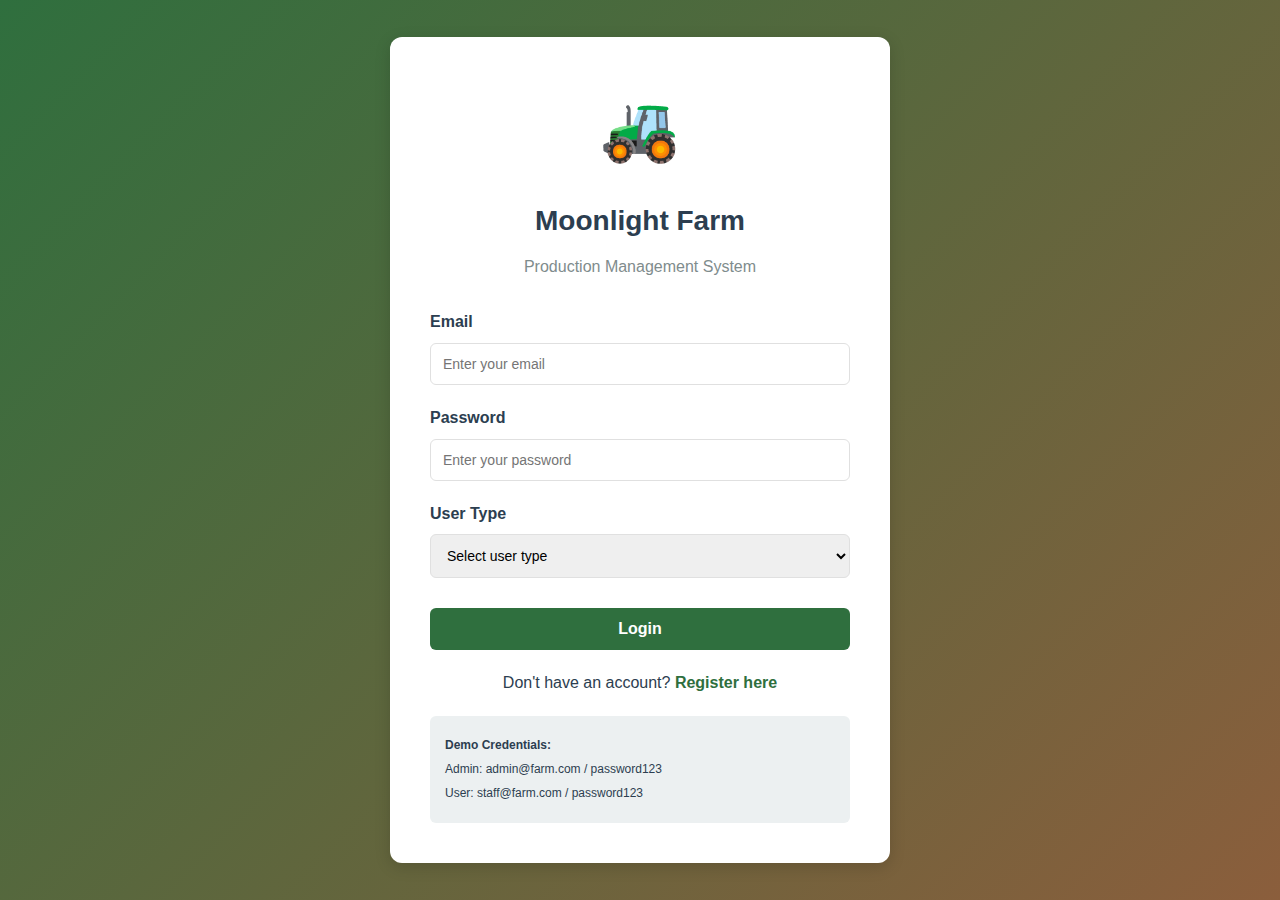
<file: public/index.html>
<!DOCTYPE html>
<html lang="en">
<head>
    <meta charset="UTF-8">
    <meta name="viewport" content="width=device-width, initial-scale=1.0">
    <title>Farm Production Management System</title>
    <link rel="stylesheet" href="css/style.css">
</head>
<body>
    <!-- Login Page -->
    <div id="loginPage" class="login-container">
        <div class="login-box">
            <div class="login-logo">
                <span class="farm-icon">🚜</span>
            </div>
            <h1>Moonlight Farm</h1>
            <p class="login-subtitle">Production Management System</p>
            
            <form id="loginForm" class="login-form">
                <div class="form-group">
                    <label for="email">Email</label>
                    <input type="email" id="email" name="email" placeholder="Enter your email" required>
                </div>
                
                <div class="form-group">
                    <label for="password">Password</label>
                    <input type="password" id="password" name="password" placeholder="Enter your password" required>
                </div>
                
                <div class="form-group">
                    <label for="userType">User Type</label>
                    <select id="userType" name="userType" required>
                        <option value="">Select user type</option>
                        <option value="admin">Administrator</option>
                        <option value="user">Farm Staff</option>
                    </select>
                </div>
                
                <button type="submit" class="btn-primary btn-login">Login</button>
            </form>

            <p class="register-link">Don't have an account? <a href="register.html">Register here</a></p>

            <div class="login-demo">
                <p><strong>Demo Credentials:</strong></p>
                <p>Admin: admin@farm.com / password123</p>
                <p>User: staff@farm.com / password123</p>
            </div>
        </div>
    </div>

    <script src="js/login.js"></script>
</body>
</html>
</file>
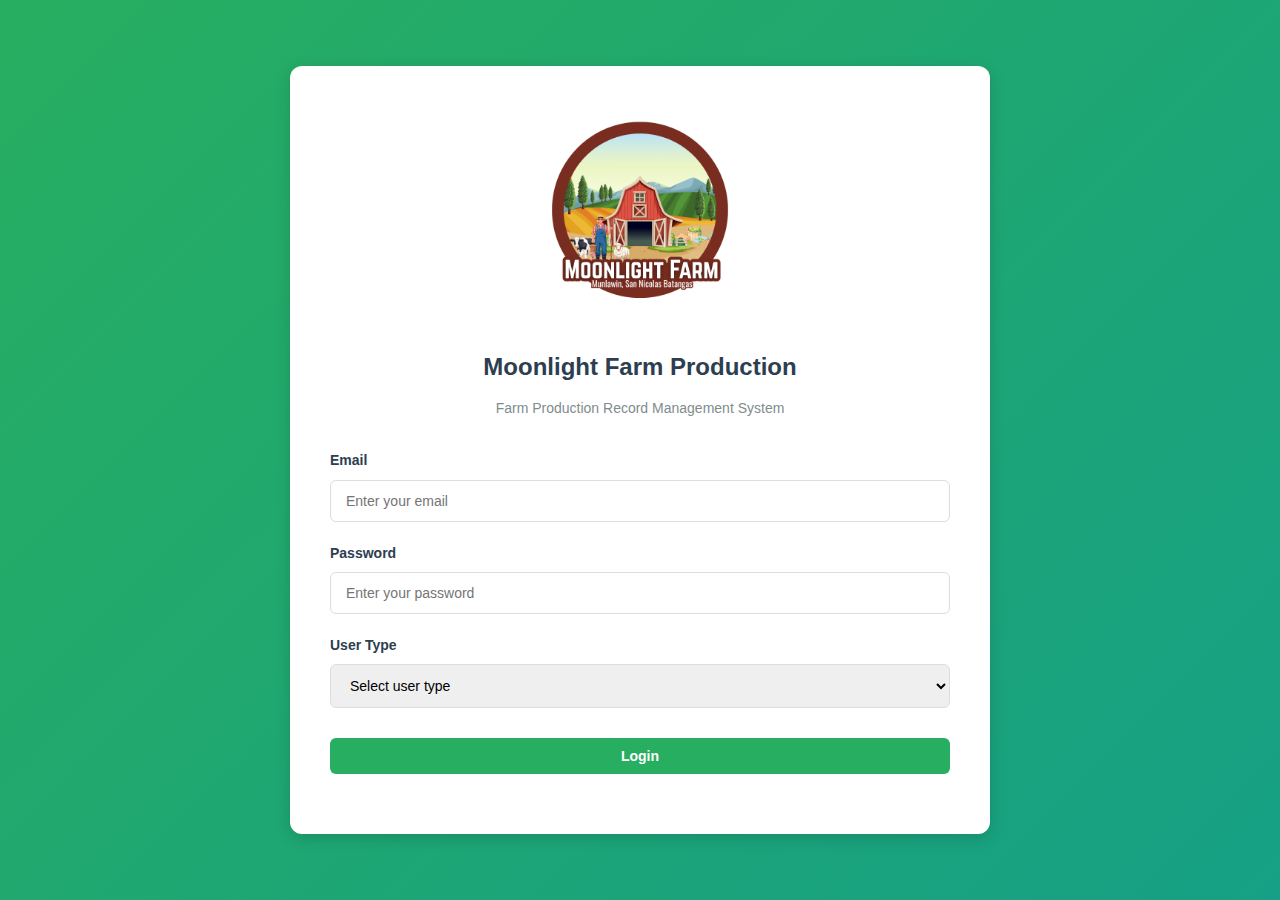
<file: farm production system/farm.html>
<!DOCTYPE html>
<html lang="en">
<head>
    <meta charset="UTF-8">
    <meta name="viewport" content="width=device-width, initial-scale=1.0">
    <title>Farm Production Management System</title>
    <link rel="stylesheet" href="design.css">
</head>
<body>
    <!-- Login Page -->
    <div id="loginPage" class="login-container">
        <div class="login-box">
            <div class="login-logo">
                <img src="image/farm.png" alt="Farm Logo" width="350">
            </div>
            <h1>Moonlight Farm Production</h1>
            <p class="login-subtitle">Farm Production Record Management System</p>
            
            <form id="loginForm" class="login-form">
                <div class="form-group">
                    <label for="email">Email</label>
                    <input type="email" id="email" placeholder="Enter your email" required>
                </div>
                
                <div class="form-group">
                    <label for="password">Password</label>
                    <input type="password" id="password" placeholder="Enter your password" required>
                </div>
                
                <div class="form-group">
                    <label for="userType">User Type</label>
                    <select id="userType" required>
                        <option value="">Select user type</option>
                        <option value="admin">Administrator</option>
                        <option value="user">Farm Staff</option>
                    </select>
                </div>
                
                <button type="submit" class="btn-primary btn-login">Login</button>
            </form>
        
        </div>
    </div>

    <!-- Main Dashboard (Hidden initially) -->
    <div id="dashboardPage" class="dashboard-wrapper" style="display: none;">
        <!-- Sidebar Navigation -->
        <aside class="sidebar">
            <div class="sidebar-header">
                <div class="logo">
                    <img src="image/farm.png" alt="Farm Logo" width="130">
                </div>
                <button class="menu-toggle" id="menuToggle">☰</button>
            </div>
            <nav class="sidebar-nav" id="sidebarNav">
                <!-- Navigation items populated by JavaScript -->
            </nav>
            <div class="sidebar-footer">
                <div class="user-profile">
                    <div class="avatar" id="userAvatar">JD</div>
                    <div class="user-info">
                        <p class="username" id="userName">User Name</p>
                        <p class="role" id="userRole">User Role</p>
                    </div>
                </div>
                <button class="btn-logout" id="logoutBtn">Logout</button>
            </div>
        </aside>

        <!-- Main Content -->
        <main class="main-content">
            <!-- Header -->
            <header class="top-header">
                <div class="header-left">
                    <h1 id="pageTitle">Dashboard</h1>
                    <p id="pageSubtitle">Welcome back to your farm</p>
                </div>
                <div class="header-right">
                    <button class="btn-secondary">Settings</button>
                    <button class="btn-secondary">Help</button>
                </div>
            </header>

            <!-- Content Section -->
            <section class="content">
                <!-- Dashboard Section -->
                <div id="dashboard" class="section active">
                    <div class="stats-grid">
                        <div class="stat-card">
                            <div class="stat-icon">🐄</div>
                            <div class="stat-content">
                                <h3>Total Livestock</h3>
                                <p class="stat-number">2,450</p>
                                <p class="stat-change">↑ 12 this month</p>
                            </div>
                        </div>
                        <div class="stat-card">
                            <div class="stat-icon">🥛</div>
                            <div class="stat-content">
                                <h3>Daily Production</h3>
                                <p class="stat-number">12,850L</p>
                                <p class="stat-change">↑ 5.2% this week</p>
                            </div>
                        </div>
                        <div class="stat-card">
                            <div class="stat-icon">🌽</div>
                            <div class="stat-content">
                                <h3>Feed Inventory</h3>
                                <p class="stat-number">8,420 kg</p>
                                <p class="stat-change">⚠️ Reorder soon</p>
                            </div>
                        </div>
                        <div class="stat-card">
                            <div class="stat-icon">💚</div>
                            <div class="stat-content">
                                <h3>Healthy Animals</h3>
                                <p class="stat-number">2,380</p>
                                <p class="stat-change">97.1% healthy</p>
                            </div>
                        </div>
                    </div>

                    <div class="dashboard-grid">
                        <div class="card">
                            <h2>Recent Activities</h2>
                            <div class="activity-list" id="activityList">
                                <!-- Activities populated by JavaScript -->
                            </div>
                        </div>
                    </div>
                </div>

                <!-- Livestock Section -->
                <div id="livestock" class="section">
                    <div class="section-header">
                        <div>
                            <h2>Livestock Management</h2>
                            <p>View and manage all animals in your farm</p>
                        </div>
                        <button class="btn-primary" id="addAnimalBtn" style="display: none;">+ Add Animal</button>
                    </div>
                    <div class="card">
                        <table class="data-table">
                            <thead>
                                <tr>
                                    <th>ID</th>
                                    <th>Name</th>
                                    <th>Type</th>
                                    <th>Breed</th>
                                    <th>Age</th>
                                    <th>Status</th>
                                    <th>Action</th>
                                </tr>
                            </thead>
                            <tbody id="livestockTable">
                                <!-- Data populated by JavaScript -->
                            </tbody>
                        </table>
                    </div>
                </div>

                <!-- Feed Section -->
                <div id="feed" class="section">
                    <div class="section-header">
                        <div>
                            <h2>Feed & Nutrition Management</h2>
                            <p>Manage feed inventory and allocation</p>
                        </div>
                        <div class="button-group">
                            <button class="btn-primary" id="addFeedBtn" style="display: none;">+ Add Feed</button>
                            <button class="btn-primary" onclick="farmSystem.printTable('feedInventoryTable', 'Feed Inventory Report')">🖨️ Print</button>
                        </div>
                    </div>
                    <div class="grid-2">
                        <div class="card">
                            <h3>Feed Inventory</h3>
                            <div class="feed-list" id="feedList">
                                <!-- Feed items populated by JavaScript -->
                            </div>
                        </div>
                        <div class="card">
                            <h3>Daily Feed Allocation</h3>
                            <div class="allocation-chart" id="allocationChart">
                                <!-- Allocation populated by JavaScript -->
                            </div>
                        </div>
                    </div>
                </div>

                <!-- Production Section -->
                <div id="production" class="section">
                    <div class="section-header">
                        <div>
                            <h2 id="productionTitle">Production Records</h2>
                            <p id="productionSubtitle">Track all farm production</p>
                        </div>
                        <div class="button-group">
                            <button class="btn-primary" id="addProductionBtn" style="display: none;">+ Add Record</button>
                            <button class="btn-primary" onclick="farmSystem.printTable('productionRecordsTable', 'Production Records Report')">🖨️ Print</button>
                        </div>
                    </div>
                    <div class="card" id="productionStatsCard">
                        <div class="production-stats" id="productionStats">
                            <!-- Production data populated by JavaScript -->
                        </div>
                    </div>
                </div>

                <!-- Health Section -->
                <div id="health" class="section">
                    <div class="section-header">
                        <div>
                            <h2>Health & Veterinary</h2>
                            <p>Manage animal health and medical records</p>
                        </div>
                        <div class="button-group">
                            <button class="btn-primary" id="addHealthBtn" style="display: none;">+ Add Record</button>
                            <button class="btn-primary" onclick="farmSystem.printTable('healthTable', 'Health Records Report')">🖨️ Print</button>
                        </div>
                    </div>
                    <div class="grid-2">
                        <div class="card">
                            <h3>Vaccination Schedule</h3>
                            <div class="schedule-list" id="scheduleList">
                                <!-- Schedule populated by JavaScript -->
                            </div>
                        </div>
                        <div class="card">
                            <h3>Health Alerts</h3>
                            <div class="alert-list" id="alertList">
                                <!-- Alerts populated by JavaScript -->
                            </div>
                        </div>
                    </div>
                </div>

                <!-- Finance Section -->
                <div id="finance" class="section">
                    <h2>Financial Management</h2>
                    <div class="finance-summary" id="financeSummary">
                        <!-- Finance data populated by JavaScript -->
                    </div>
                    <div class="card">
                        <h3>Revenue Breakdown</h3>
                        <div class="button-group" style="margin-bottom: 15px;">
                            <button class="btn-primary" onclick="farmSystem.printTable('financeTable', 'Financial Report')">🖨️ Print</button>
                        </div>
                        <div class="revenue-items" id="revenueItems">
                            <!-- Revenue populated by JavaScript -->
                        </div>
                    </div>
                </div>

                <!-- Inventory Section -->
                <div id="inventory" class="section">
                    <!-- Populated by JavaScript -->
                </div>

                <!-- Reports Section -->
                <div id="reports" class="section">
                    <!-- Populated by JavaScript -->
                </div>

                <!-- User Profile Section (for staff users) -->
                <div id="profile" class="section">
                    <h2>My Profile</h2>
                    <div class="card">
                        <div class="profile-form" id="profileForm">
                            <!-- Profile form populated by JavaScript -->
                        </div>
                    </div>
                </div>

                <!-- User Management Section (for admin only) -->
                <div id="users" class="section">
                    <!-- Populated by JavaScript -->
                </div>

                <!-- Settings Section (for admin only) -->
                <div id="settings" class="section">
                    <h2>System Settings</h2>
                    <div class="card">
                        <h3>General Settings</h3>
                        <div class="form-group">
                            <label>Farm Name</label>
                            <input type="text" value="My Farm" placeholder="Enter farm name">
                        </div>
                        <div class="form-group">
                            <label>Location</label>
                            <input type="text" value="United States" placeholder="Enter farm location">
                        </div>
                        <button class="btn-primary">Save Settings</button>
                    </div>
                </div>
            </section>
        </main>
    </div>

    <!-- Modal dialogs for adding records to each category -->
    <!-- Add Livestock Modal -->
    <div id="addLivestockModal" class="modal">
        <div class="modal-content">
            <div class="modal-header">
                <h3>Add New Animal</h3>
                <button type="button" class="modal-close" onclick="farmSystem.closeModal('addLivestockModal')">&times;</button>
            </div>
            <form id="addLivestockForm" class="modal-form">
                <div class="form-group">
                    <label for="livestockName">Animal Name</label>
                    <input type="text" id="livestockName" placeholder="e.g., Bessie" required>
                </div>
                <div class="form-group">
                    <label for="livestockType">Type</label>
                    <select id="livestockType" required>
                        <option value="">Select type</option>
                        <option value="Cattle">Cattle</option>
                        <option value="Sheep">Sheep</option>
                        <option value="Goat">Goat</option>
                        <option value="Pig">Pig</option>
                        <option value="Poultry">Poultry</option>
                    </select>
                </div>
                <div class="form-group">
                    <label for="livestockBreed">Breed</label>
                    <input type="text" id="livestockBreed" placeholder="e.g., Holstein" required>
                </div>
                <div class="form-group">
                    <label for="livestockAge">Age</label>
                    <input type="text" id="livestockAge" placeholder="e.g., 3 years" required>
                </div>
                <div class="form-group">
                    <label for="livestockStatus">Status</label>
                    <select id="livestockStatus" required>
                        <option value="Healthy">Healthy</option>
                        <option value="Monitoring">Monitoring</option>
                        <option value="Under Treatment">Under Treatment</option>
                    </select>
                </div>
                <div class="modal-footer">
                    <button type="button" class="btn-secondary" onclick="farmSystem.closeModal('addLivestockModal')">Cancel</button>
                    <button type="submit" class="btn-primary">Add Animal</button>
                </div>
            </form>
        </div>
    </div>

    <!-- Add Feed Modal -->
    <div id="addFeedModal" class="modal">
        <div class="modal-content">
            <div class="modal-header">
                <h3>Add Feed Inventory</h3>
                <button type="button" class="modal-close" onclick="farmSystem.closeModal('addFeedModal')">&times;</button>
            </div>
            <form id="addFeedForm" class="modal-form">
                <div class="form-group">
                    <label for="feedName">Feed Name</label>
                    <input type="text" id="feedName" placeholder="e.g., Corn Silage" required>
                </div>
                <div class="form-group">
                    <label for="feedAmount">Amount</label>
                    <input type="number" id="feedAmount" placeholder="e.g., 5000" required>
                </div>
                <div class="form-group">
                    <label for="feedUnit">Unit</label>
                    <select id="feedUnit" required>
                        <option value="kg">kg</option>
                        <option value="lb">lb</option>
                        <option value="tons">tons</option>
                    </select>
                </div>
                <div class="form-group">
                    <label for="feedMinStock">Minimum Stock Level</label>
                    <input type="number" id="feedMinStock" placeholder="e.g., 1000" required>
                </div>
                <div class="modal-footer">
                    <button type="button" class="btn-secondary" onclick="farmSystem.closeModal('addFeedModal')">Cancel</button>
                    <button type="submit" class="btn-primary">Add Feed</button>
                </div>
            </form>
        </div>
    </div>

    <!-- Add Production Record Modal -->
    <div id="addProductionModal" class="modal">
        <div class="modal-content">
            <div class="modal-header">
                <h3>Add Production Record</h3>
                <button type="button" class="modal-close" onclick="farmSystem.closeModal('addProductionModal')">&times;</button>
            </div>
            <form id="addProductionForm" class="modal-form">
                <div class="form-group">
                    <label for="productionDate">Date</label>
                    <input type="date" id="productionDate" min="" required>
                </div>
                <div class="form-group">
                    <label for="productionType">Production Type</label>
                    <select id="productionType" required>
                        <option value="">Select type</option>
                        <option value="Milk">Milk</option>
                        <option value="Eggs">Eggs</option>
                        <option value="Meat">Meat</option>
                        <option value="Wool">Wool</option>
                        <option value="Dairy">Dairy</option>
                    </select>
                </div>
                <div class="form-group">
                    <label for="productionAmount">Amount</label>
                    <input type="number" id="productionAmount" placeholder="e.g., 500" required>
                </div>
                <div class="form-group">
                    <label for="productionUnit">Unit</label>
                    <input type="text" id="productionUnit" placeholder="e.g., kg, L, units" required>
                </div>
                <div class="form-group">
                    <label for="productionHerd">Herd</label>
                    <select id="productionHerd" required>
                        <option value="Herd A">Herd A</option>
                        <option value="Herd B">Herd B</option>
                        <option value="Herd C">Herd C</option>
                    </select>
                </div>
                <div class="form-group">
                    <label for="productionNotes">Notes</label>
                    <textarea id="productionNotes" placeholder="Optional notes" rows="3"></textarea>
                </div>
                <div class="modal-footer">
                    <button type="button" class="btn-secondary" onclick="farmSystem.closeModal('addProductionModal')">Cancel</button>
                    <button type="submit" class="btn-primary">Add Record</button>
                </div>
            </form>
        </div>
    </div>

    <!-- Add Health Record Modal -->
    <div id="addHealthModal" class="modal">
        <div class="modal-content">
            <div class="modal-header">
                <h3>Add Health Record</h3>
                <button type="button" class="modal-close" onclick="farmSystem.closeModal('addHealthModal')">&times;</button>
            </div>
            <form id="addHealthForm" class="modal-form">
                <div class="form-group">
                    <label for="healthDate">Date</label>
                    <input type="date" id="healthDate" min="" required>
                </div>
                <div class="form-group">
                    <label for="healthAnimalId">Animal ID</label>
                    <input type="text" id="healthAnimalId" placeholder="e.g., #LV001" required>
                </div>
                <div class="form-group">
                    <label for="healthDisease">Disease/Condition</label>
                    <input type="text" id="healthDisease" placeholder="e.g., Healthy, Cough" required>
                </div>
                <div class="form-group">
                    <label for="healthTreatment">Treatment</label>
                    <textarea id="healthTreatment" placeholder="Describe treatment" rows="3" required></textarea>
                </div>
                <div class="form-group">
                    <label for="healthVeterinarian">Veterinarian</label>
                    <input type="text" id="healthVeterinarian" placeholder="e.g., Dr. Smith" required>
                </div>
                <div class="modal-footer">
                    <button type="button" class="btn-secondary" onclick="farmSystem.closeModal('addHealthModal')">Cancel</button>
                    <button type="submit" class="btn-primary">Add Record</button>
                </div>
            </form>
        </div>
    </div>

    <!-- Add Inventory Modal -->
    <div id="addInventoryModal" class="modal">
        <div class="modal-content">
            <div class="modal-header">
                <h3>Add Inventory Item</h3>
                <button type="button" class="modal-close" onclick="farmSystem.closeModal('addInventoryModal')">&times;</button>
            </div>
            <form id="addInventoryForm" class="modal-form">
                <div class="form-group">
                    <label for="inventoryName">Item Name</label>
                    <input type="text" id="inventoryName" placeholder="e.g., Vaccine Stock" required>
                </div>
                <div class="form-group">
                    <label for="inventoryQuantity">Quantity</label>
                    <input type="number" id="inventoryQuantity" placeholder="e.g., 100" required>
                </div>
                <div class="form-group">
                    <label for="inventoryUnit">Unit</label>
                    <input type="text" id="inventoryUnit" placeholder="e.g., doses, items, units" required>
                </div>
                <div class="form-group">
                    <label for="inventoryLocation">Location</label>
                    <input type="text" id="inventoryLocation" placeholder="e.g., Cold Storage" required>
                </div>
                <div class="form-group">
                    <label for="inventoryStatus">Status</label>
                    <select id="inventoryStatus" required>
                        <option value="In Stock">In Stock</option>
                        <option value="Low Stock">Low Stock</option>
                        <option value="Out of Stock">Out of Stock</option>
                    </select>
                </div>
                <div class="modal-footer">
                    <button type="button" class="btn-secondary" onclick="farmSystem.closeModal('addInventoryModal')">Cancel</button>
                    <button type="submit" class="btn-primary">Add Item</button>
                </div>
            </form>
        </div>
    </div>

    <script src="script.js"></script>
</body>
</html>
</file>
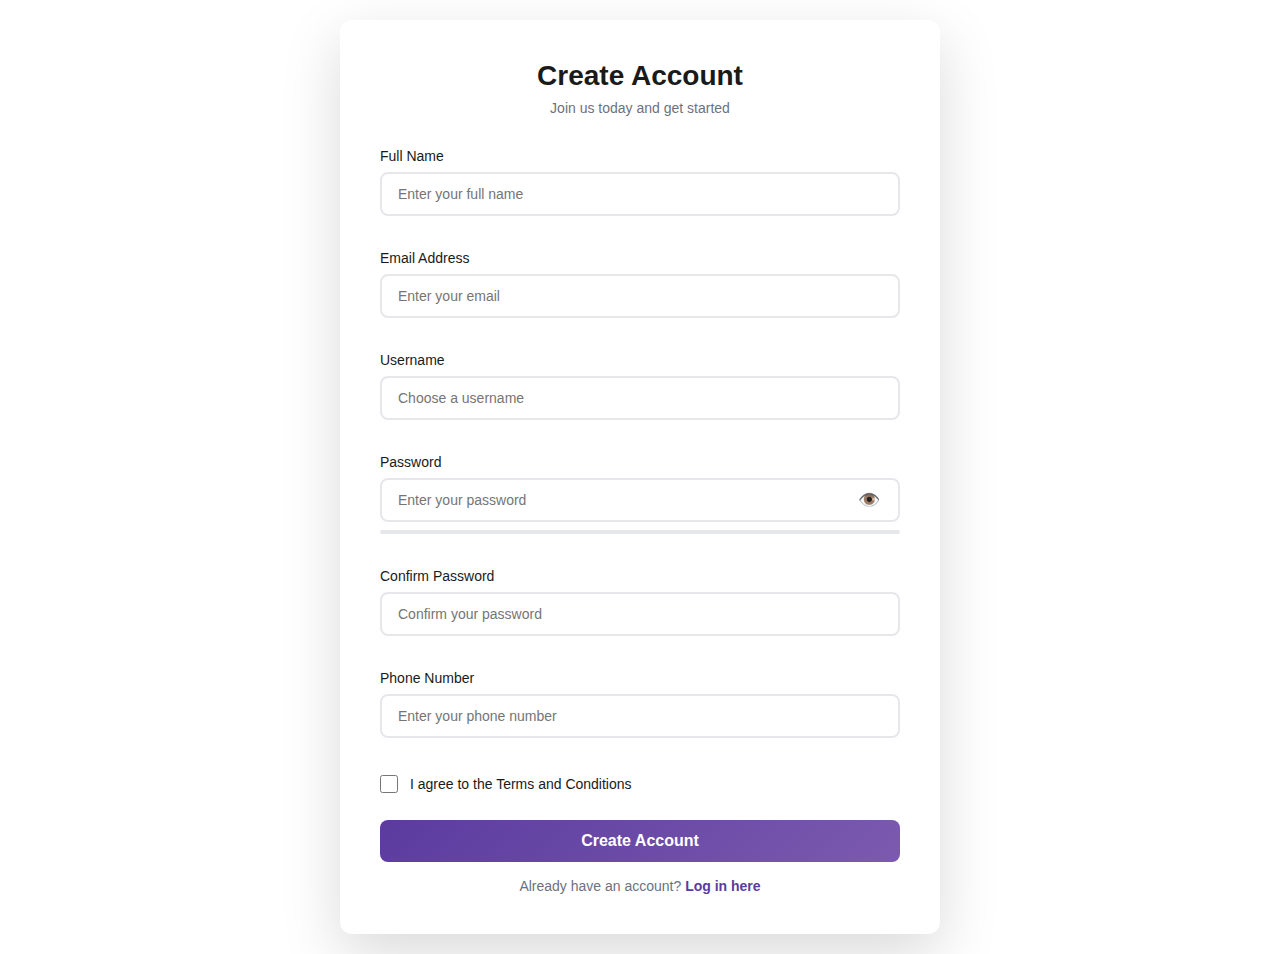
<file: farm production system/register.html>
<!DOCTYPE html>
<html lang="en">
<head>
    <meta charset="UTF-8">
    <meta name="viewport" content="width=device-width, initial-scale=1.0">
    <title>User Registration Form</title>
    <link rel="stylesheet" href="register.css">
</head>
<body>
    <div class="container">
        <div class="form-wrapper">
            <div class="form-header">
                <h1>Create Account</h1>
                <p>Join us today and get started</p>
            </div>

            <form id="registrationForm" method="POST" action="register.php" novalidate>
                <!-- Error Message Display -->
                <div id="errorMessage" class="error-message"></div>
                <div id="successMessage" class="success-message"></div>

                <!-- Full Name Field -->
                <div class="form-group">
                    <label for="fullName">Full Name</label>
                    <input 
                        type="text" 
                        id="fullName" 
                        name="fullName" 
                        placeholder="Enter your full name"
                        required
                    >
                    <span class="error-text" id="fullNameError"></span>
                </div>

                <!-- Email Field -->
                <div class="form-group">
                    <label for="email">Email Address</label>
                    <input 
                        type="email" 
                        id="email" 
                        name="email" 
                        placeholder="Enter your email"
                        required
                    >
                    <span class="error-text" id="emailError"></span>
                </div>

                <!-- Username Field -->
                <div class="form-group">
                    <label for="username">Username</label>
                    <input 
                        type="text" 
                        id="username" 
                        name="username" 
                        placeholder="Choose a username"
                        required
                    >
                    <span class="error-text" id="usernameError"></span>
                </div>

                <!-- Password Field -->
                <div class="form-group">
                    <label for="password_reg">Password</label>
                    <div class="password-input-wrapper">
                        <input 
                            type="password" 
                            id="password" 
                            name="password" 
                            placeholder="Enter your password"
                            required
                        >
                        <button type="button" class="toggle-password" id="togglePassword">
                            <span class="eye-icon">👁️</span>
                        </button>
                    </div>
                    <div class="password-strength">
                        <div class="strength-bar" id="strengthBar"></div>
                    </div>
                    <p class="strength-text" id="strengthText"></p>
                    <span class="error-text" id="passwordError"></span>
                </div>

                <!-- Confirm Password Field -->
                <div class="form-group">
                    <label for="confirmPassword">Confirm Password</label>
                    <input 
                        type="password" 
                        id="confirmPassword" 
                        name="confirmPassword" 
                        placeholder="Confirm your password"
                        required
                    >
                    <span class="error-text" id="confirmPasswordError"></span>
                </div>

                <!-- Phone Field -->
                <div class="form-group">
                    <label for="phone">Phone Number</label>
                    <input 
                        type="tel" 
                        id="phone" 
                        name="phone" 
                        placeholder="Enter your phone number"
                        required
                    >
                    <span class="error-text" id="phoneError"></span>
                </div>

                <!-- Terms Checkbox -->
                <div class="form-group checkbox">
                    <input 
                        type="checkbox" 
                        id="terms" 
                        name="terms" 
                        required
                    >
                    <label for="terms">I agree to the Terms and Conditions</label>
                    <span class="error-text" id="termsError"></span>
                </div>

                <!-- Submit Button -->
                <button type="submit" class="btn-submit">Create Account</button>

                <!-- Login Link -->
                <p class="login-link">Already have an account? <a href="login.html">Log in here</a></p>
            </form>
        </div>
    </div>

    <script src="register.js"></script>
</body>
</html>
</file>
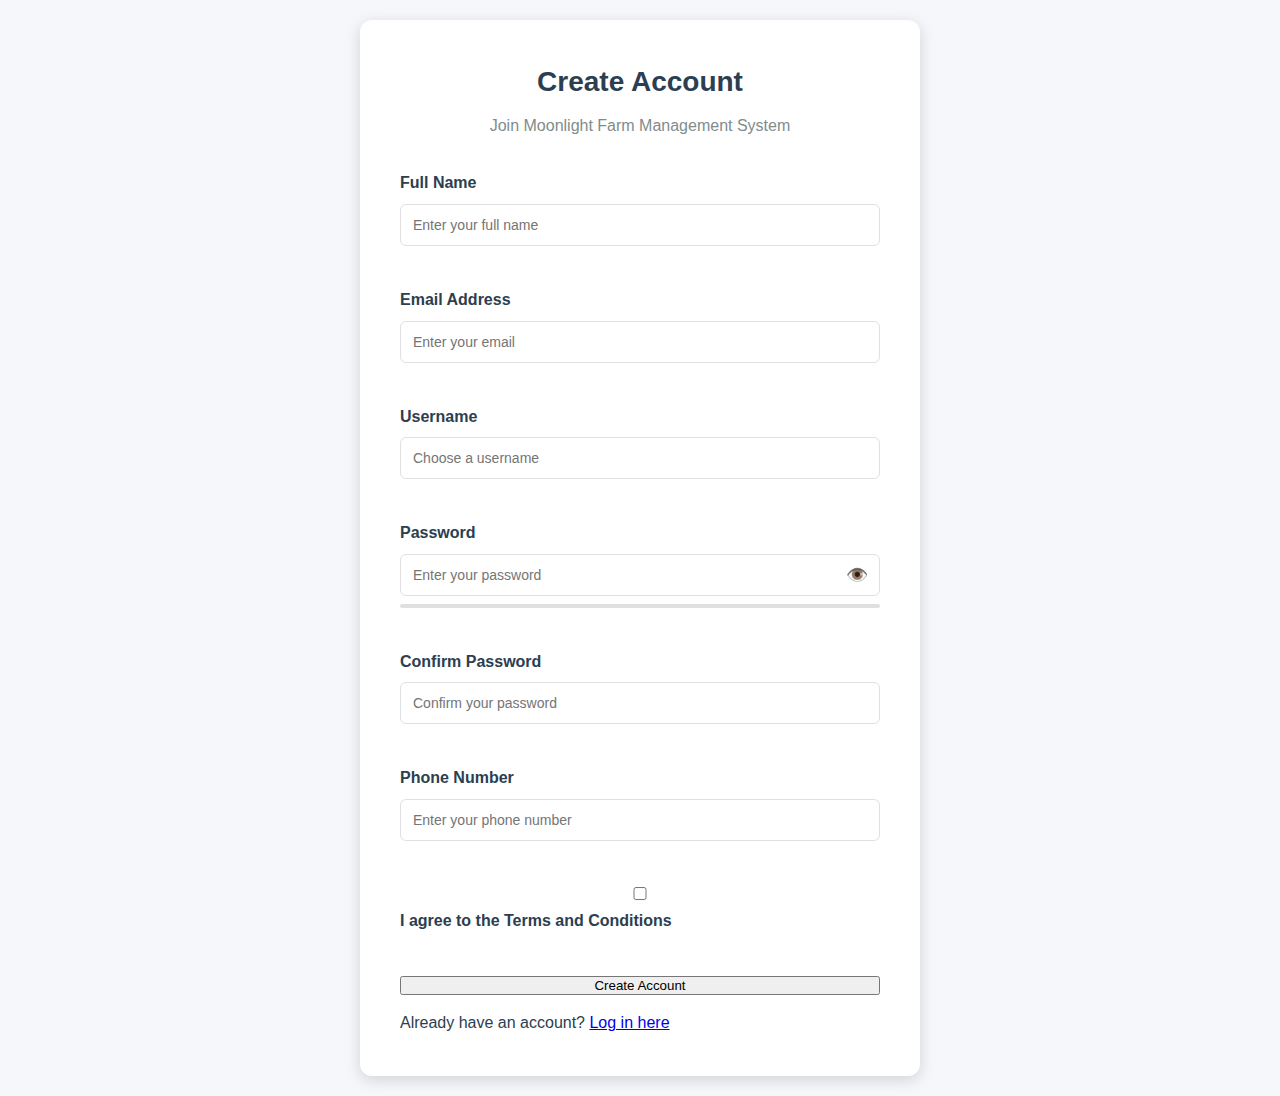
<file: public/register.html>
<!DOCTYPE html>
<html lang="en">
<head>
    <meta charset="UTF-8">
    <meta name="viewport" content="width=device-width, initial-scale=1.0">
    <title>User Registration - Farm Management System</title>
    <link rel="stylesheet" href="css/style.css">
</head>
<body>
    <div class="container">
        <div class="form-wrapper">
            <div class="form-header">
                <h1>Create Account</h1>
                <p>Join Moonlight Farm Management System</p>
            </div>

            <form id="registrationForm" class="registration-form">
                <div id="errorMessage" class="error-message"></div>
                <div id="successMessage" class="success-message"></div>

                <div class="form-group">
                    <label for="fullName">Full Name</label>
                    <input type="text" id="fullName" name="fullName" placeholder="Enter your full name" required>
                    <span class="error-text" id="fullNameError"></span>
                </div>

                <div class="form-group">
                    <label for="email">Email Address</label>
                    <input type="email" id="email" name="email" placeholder="Enter your email" required>
                    <span class="error-text" id="emailError"></span>
                </div>

                <div class="form-group">
                    <label for="username">Username</label>
                    <input type="text" id="username" name="username" placeholder="Choose a username" required>
                    <span class="error-text" id="usernameError"></span>
                </div>

                <div class="form-group">
                    <label for="password">Password</label>
                    <div class="password-input-wrapper">
                        <input type="password" id="password" name="password" placeholder="Enter your password" required>
                        <button type="button" class="toggle-password" id="togglePassword">👁️</button>
                    </div>
                    <div class="password-strength">
                        <div class="strength-bar" id="strengthBar"></div>
                    </div>
                    <p class="strength-text" id="strengthText"></p>
                    <span class="error-text" id="passwordError"></span>
                </div>

                <div class="form-group">
                    <label for="confirmPassword">Confirm Password</label>
                    <input type="password" id="confirmPassword" name="confirmPassword" placeholder="Confirm your password" required>
                    <span class="error-text" id="confirmPasswordError"></span>
                </div>

                <div class="form-group">
                    <label for="phone">Phone Number</label>
                    <input type="tel" id="phone" name="phone" placeholder="Enter your phone number" required>
                    <span class="error-text" id="phoneError"></span>
                </div>

                <div class="form-group checkbox">
                    <input type="checkbox" id="terms" name="terms" required>
                    <label for="terms">I agree to the Terms and Conditions</label>
                    <span class="error-text" id="termsError"></span>
                </div>

                <button type="submit" class="btn-submit">Create Account</button>
                <p class="login-link">Already have an account? <a href="index.html">Log in here</a></p>
            </form>
        </div>
    </div>

    <script src="js/register.js"></script>
</body>
</html>
</file>
<file: public/css/style.css>
* {
  margin: 0;
  padding: 0;
  box-sizing: border-box;
}

:root {
  --primary: #2f6f3e;
  --primary-dark: #1e4d2b;
  --primary-light: #4a9d5f;
  --secondary: #8b5e3c;
  --accent: #f39c12;
  --danger: #e74c3c;
  --success: #27ae60;
  --bg-light: #f5f7fa;
  --bg-dark: #1a1a1a;
  --text-dark: #2c3e50;
  --text-light: #ecf0f1;
  --border: #e0e0e0;
  --shadow: 0 2px 8px rgba(0, 0, 0, 0.1);
  --shadow-lg: 0 4px 16px rgba(0, 0, 0, 0.15);
}

html,
body {
  height: 100%;
}

body {
  font-family: "Segoe UI", Tahoma, Geneva, Verdana, sans-serif;
  background-color: var(--bg-light);
  color: var(--text-dark);
  line-height: 1.6;
}

/* Login Page */
.login-container {
  display: flex;
  justify-content: center;
  align-items: center;
  min-height: 100vh;
  background: linear-gradient(135deg, var(--primary) 0%, var(--secondary) 100%);
  padding: 20px;
}

.login-box {
  background: white;
  padding: 40px;
  border-radius: 12px;
  box-shadow: var(--shadow-lg);
  width: 100%;
  max-width: 500px;
  animation: slideUp 0.5s ease;
}

.farm-icon {
  font-size: 64px;
  display: block;
  text-align: center;
  margin-bottom: 20px;
}

.login-box h1 {
  text-align: center;
  font-size: 28px;
  margin-bottom: 10px;
}

.login-subtitle {
  text-align: center;
  color: #7f8c8d;
  margin-bottom: 30px;
}

.form-group {
  margin-bottom: 20px;
}

.form-group label {
  display: block;
  margin-bottom: 8px;
  font-weight: 600;
}

.form-group input,
.form-group select,
.form-group textarea {
  width: 100%;
  padding: 12px;
  border: 1px solid var(--border);
  border-radius: 6px;
  font-size: 14px;
  transition: border-color 0.3s;
  font-family: inherit;
}

.form-group input:focus,
.form-group select:focus,
.form-group textarea:focus {
  outline: none;
  border-color: var(--primary);
  box-shadow: 0 0 0 3px rgba(47, 111, 62, 0.1);
}

.btn-primary,
.btn-secondary,
.btn-text {
  padding: 10px 20px;
  border: none;
  border-radius: 6px;
  font-size: 14px;
  font-weight: 600;
  cursor: pointer;
  transition: all 0.3s;
  font-family: inherit;
}

.btn-primary {
  background: var(--primary);
  color: white;
}

.btn-primary:hover {
  background: var(--primary-dark);
  transform: translateY(-2px);
  box-shadow: var(--shadow);
}

.btn-secondary {
  background: #ecf0f1;
  color: var(--text-dark);
  border: 1px solid var(--border);
}

.btn-secondary:hover {
  background: #d5dbdf;
}

.btn-login {
  width: 100%;
  padding: 12px;
  margin-top: 10px;
  font-size: 16px;
}

.register-link {
  text-align: center;
  margin-top: 20px;
}

.register-link a {
  color: var(--primary);
  text-decoration: none;
  font-weight: 600;
}

.login-demo {
  background: #ecf0f1;
  padding: 15px;
  border-radius: 6px;
  font-size: 12px;
  margin-top: 20px;
}

.login-demo p {
  margin: 5px 0;
}

@keyframes slideUp {
  from {
    opacity: 0;
    transform: translateY(20px);
  }
  to {
    opacity: 1;
    transform: translateY(0);
  }
}

/* Dashboard */
.dashboard-wrapper {
  display: flex;
  height: 100vh;
  overflow: hidden;
}

.sidebar {
  width: 260px;
  background: var(--bg-dark);
  color: var(--text-light);
  display: flex;
  flex-direction: column;
  overflow-y: auto;
  box-shadow: var(--shadow);
}

.sidebar-header {
  padding: 20px;
  border-bottom: 1px solid rgba(255, 255, 255, 0.1);
  display: flex;
  justify-content: space-between;
  align-items: center;
}

.logo {
  font-size: 20px;
  font-weight: bold;
  flex: 1;
}

.menu-toggle {
  display: none;
  background: none;
  border: none;
  color: var(--text-light);
  font-size: 24px;
  cursor: pointer;
}

.sidebar-nav {
  flex: 1;
  padding: 20px 0;
}

.nav-item {
  display: flex;
  align-items: center;
  padding: 15px 20px;
  color: var(--text-light);
  text-decoration: none;
  transition: all 0.3s;
  cursor: pointer;
  border-left: 3px solid transparent;
}

.nav-item:hover {
  background: rgba(255, 255, 255, 0.05);
  border-left-color: var(--primary-light);
}

.nav-item.active {
  background: rgba(74, 157, 95, 0.2);
  border-left-color: var(--primary-light);
  color: var(--primary-light);
}

.nav-item .icon {
  margin-right: 12px;
  font-size: 18px;
}

.sidebar-footer {
  padding: 20px;
  border-top: 1px solid rgba(255, 255, 255, 0.1);
}

.user-profile {
  display: flex;
  align-items: center;
  margin-bottom: 15px;
}

.avatar {
  width: 40px;
  height: 40px;
  background: var(--primary);
  border-radius: 50%;
  display: flex;
  align-items: center;
  justify-content: center;
  font-weight: bold;
  margin-right: 12px;
}

.user-info p {
  margin: 0;
  font-size: 13px;
}

.user-info .username {
  font-weight: 600;
}

.user-info .role {
  color: #95a5a6;
}

.btn-logout {
  width: 100%;
  padding: 10px;
  background: var(--danger);
  color: white;
  border: none;
  border-radius: 6px;
  cursor: pointer;
  font-size: 14px;
  transition: all 0.3s;
}

.btn-logout:hover {
  background: #c0392b;
}

.main-content {
  flex: 1;
  display: flex;
  flex-direction: column;
  overflow: hidden;
}

.top-header {
  background: white;
  padding: 20px 30px;
  border-bottom: 1px solid var(--border);
  box-shadow: var(--shadow);
}

.top-header h1 {
  font-size: 28px;
  margin-bottom: 5px;
}

.top-header p {
  color: #7f8c8d;
  font-size: 14px;
}

.content {
  flex: 1;
  overflow-y: auto;
  padding: 30px;
}

.section {
  display: none;
  animation: fadeIn 0.3s ease;
}

.section.active {
  display: block;
}

@keyframes fadeIn {
  from {
    opacity: 0;
  }
  to {
    opacity: 1;
  }
}

/* Cards & Stats */
.card {
  background: white;
  padding: 25px;
  border-radius: 10px;
  box-shadow: var(--shadow);
  margin-bottom: 20px;
}

.card h2 {
  font-size: 20px;
  margin-bottom: 20px;
}

.card h3 {
  font-size: 16px;
  margin-bottom: 15px;
}

.stats-grid {
  display: grid;
  grid-template-columns: repeat(auto-fit, minmax(200px, 1fr));
  gap: 20px;
  margin-bottom: 30px;
}

.stat-card {
  background: white;
  padding: 20px;
  border-radius: 10px;
  box-shadow: var(--shadow);
  display: flex;
  align-items: center;
  gap: 15px;
  transition: transform 0.3s;
}

.stat-card:hover {
  transform: translateY(-5px);
}

.stat-icon {
  font-size: 32px;
}

.stat-content h3 {
  font-size: 13px;
  color: #7f8c8d;
  margin-bottom: 8px;
}

.stat-number {
  font-size: 24px;
  font-weight: bold;
  color: var(--primary);
}

/* Tables */
.table-responsive {
  overflow-x: auto;
}

.data-table {
  width: 100%;
  border-collapse: collapse;
  font-size: 14px;
}

.data-table thead {
  background: #f8f9fa;
  border-bottom: 2px solid var(--border);
}

.data-table th {
  padding: 15px;
  text-align: left;
  font-weight: 600;
}

.data-table td {
  padding: 15px;
  border-bottom: 1px solid var(--border);
}

.data-table tr:hover {
  background: #f8f9fa;
}

.badge {
  display: inline-block;
  padding: 5px 12px;
  border-radius: 20px;
  font-size: 12px;
  font-weight: 600;
}

.badge.healthy {
  background: #d4edda;
  color: #155724;
}

.badge.warning {
  background: #fff3cd;
  color: #856404;
}

/* Modal */
.modal {
  display: none;
  position: fixed;
  z-index: 2000;
  left: 0;
  top: 0;
  width: 100%;
  height: 100%;
  background: rgba(0, 0, 0, 0.5);
}

.modal.active {
  display: flex;
  align-items: center;
  justify-content: center;
}

.modal-content {
  background: white;
  padding: 0;
  border-radius: 10px;
  box-shadow: var(--shadow-lg);
  width: 90%;
  max-width: 500px;
}

.modal-header {
  display: flex;
  justify-content: space-between;
  align-items: center;
  padding: 20px;
  border-bottom: 1px solid var(--border);
}

.modal-header h3 {
  margin: 0;
  font-size: 20px;
}

.modal-close {
  background: none;
  border: none;
  font-size: 28px;
  cursor: pointer;
  color: #7f8c8d;
}

.modal-form {
  padding: 20px;
}

.modal-footer {
  display: flex;
  gap: 10px;
  justify-content: flex-end;
  padding: 20px;
  border-top: 1px solid var(--border);
}

/* Registration Form */
.container {
  width: 100%;
  max-width: 600px;
  margin: 0 auto;
  padding: 20px;
}

.form-wrapper {
  background: white;
  border-radius: 12px;
  box-shadow: var(--shadow-lg);
  padding: 40px;
}

.form-header {
  text-align: center;
  margin-bottom: 32px;
}

.form-header h1 {
  font-size: 28px;
  margin-bottom: 8px;
}

.form-header p {
  color: #7f8c8d;
}

.registration-form {
  display: flex;
  flex-direction: column;
  gap: 15px;
}

.error-message,
.success-message {
  display: none;
  padding: 12px 16px;
  border-radius: 8px;
  margin-bottom: 20px;
  font-size: 14px;
  border-left: 4px solid;
}

.error-message.show {
  display: block;
  background: #fee2e2;
  color: var(--danger);
  border-left-color: var(--danger);
}

.success-message.show {
  display: block;
  background: #dcfce7;
  color: var(--success);
  border-left-color: var(--success);
}

.error-text {
  display: block;
  color: var(--danger);
  font-size: 12px;
  margin-top: 6px;
}

.password-input-wrapper {
  position: relative;
  display: flex;
  align-items: center;
}

.toggle-password {
  position: absolute;
  right: 12px;
  background: none;
  border: none;
  cursor: pointer;
  font-size: 18px;
}

.password-strength {
  margin-top: 8px;
  height: 4px;
  background: var(--border);
  border-radius: 2px;
  overflow: hidden;
}

.strength-bar {
  height: 100%;
  width: 0%;
  transition: all 0.3s;
}

.strength-text {
  font-size: 12px;
  color: #7f8c8d;
  margin-top: 6px;
}

.profile-form {
  display: flex;
  flex-direction: column;
  gap: 20px;
}

.button-group {
  display: flex;
  gap: 10px;
  flex-wrap: wrap;
}

.button-group button {
  flex: 1;
  min-width: 150px;
}

.section-header {
  display: flex;
  justify-content: space-between;
  align-items: center;
  margin-bottom: 20px;
}

.text-muted {
  color: #7f8c8d;
}

/* Responsive */
@media (max-width: 768px) {
  .sidebar {
    position: fixed;
    left: -260px;
    height: 100vh;
    z-index: 1000;
    transition: left 0.3s;
  }

  .sidebar.active {
    left: 0;
  }

  .menu-toggle {
    display: block;
  }

  .content {
    padding: 20px;
  }

  .stats-grid {
    grid-template-columns: 1fr;
  }

  .section-header {
    flex-direction: column;
    align-items: flex-start;
    gap: 15px;
  }

  .button-group button {
    width: 100%;
  }

  .login-box {
    padding: 30px 20px;
  }

  .form-wrapper {
    padding: 30px 20px;
  }
}

@media (max-width: 600px) {
  .modal-content {
    width: 95%;
  }

  .top-header {
    padding: 15px 20px;
  }

  .top-header h1 {
    font-size: 20px;
  }

  .button-group {
    flex-direction: column;
  }

  .button-group button {
    width: 100%;
  }
}
</file>
<file: farm production system/design.css>
* {
    margin: 0;
    padding: 0;
    box-sizing: border-box;
}

:root {
    --primary-color: #27ae60;
    --primary-dark: #1e8449;
    --primary-light: #2ecc71;
    --secondary-color: #16a085;
    --accent-color: #f39c12;
    --danger-color: #e74c3c;
    --warning-color: #f39c12;
    --success-color: #27ae60;
    --info-color: #3498db;
    --bg-dark: #1a1a1a;
    --bg-light: #f5f7fa;
    --text-dark: #2c3e50;
    --text-light: #ecf0f1;
    --border-color: #bdc3c7;
    --card-bg: #ffffff;
    --shadow: 0 2px 8px rgba(0, 0, 0, 0.1);
    --shadow-lg: 0 4px 16px rgba(0, 0, 0, 0.15);
}

body {
    font-family: 'Segoe UI', Tahoma, Geneva, Verdana, sans-serif;
    background-color: var(--bg-light);
    color: var(--text-dark);
    line-height: 1.6;
}

/* Login Page Styles */
.login-container {
    display: flex;
    justify-content: center;
    align-items: center;
    min-height: 100vh;
    background: linear-gradient(135deg, var(--primary-color) 0%, var(--secondary-color) 100%);
}

.login-box {
    background: white;
    padding: 40px;
    border-radius: 12px;
    box-shadow: var(--shadow-lg);
    width: 100%;
    max-width: 700px;
    animation: slideUp 0.5s ease;
}

.login-logo img {
  width: 200px;   /* adjust size */
  height: auto;
}

@keyframes slideUp {
    from {
        opacity: 0;
        transform: translateY(20px);
    }
    to {
        opacity: 1;
        transform: translateY(0);
    }
}

.login-logo {
    font-size: 48px;
    text-align: center;
    margin-bottom: 20px;
}

.login-box h1 {
    text-align: center;
    color: var(--text-dark);
    font-size: 24px;
    margin-bottom: 10px;
}

.login-subtitle {
    text-align: center;
    color: #7f8c8d;
    margin-bottom: 30px;
    font-size: 14px;
}

.login-form {
    margin-bottom: 20px;
}

.form-group {
    margin-bottom: 20px;
}

.form-group label {
    display: block;
    margin-bottom: 8px;
    color: var(--text-dark);
    font-weight: 600;
    font-size: 14px;
}

.form-group input,
.form-group select {
    width: 100%;
    padding: 12px 15px;
    border: 1px solid #ddd;
    border-radius: 6px;
    font-size: 14px;
    transition: all 0.3s;
}

.form-group input:focus,
.form-group select:focus {
    outline: none;
    border-color: var(--primary-color);
    box-shadow: 0 0 0 3px rgba(39, 174, 96, 0.1);
}

.btn-login {
    width: 100%;
    padding: 12px;
    margin-top: 10px;
    font-size: 16px;
    border: none;
    cursor: pointer;
    transition: all 0.3s;
}

.login-demo {
    background: #ecf0f1;
    padding: 15px;
    border-radius: 6px;
    font-size: 12px;
    color: var(--text-dark);
    margin-top: 20px;
}

.login-demo p {
    margin: 5px 0;
}

.login-demo strong {
    color: var(--primary-color);
}

/* Dashboard Layout */
.dashboard-wrapper {
    display: flex;
    height: 100vh;
    overflow: hidden;
}

/* Sidebar */
.sidebar {
    width: 260px;
    background: var(--bg-dark);
    color: var(--text-light);
    display: flex;
    flex-direction: column;
    overflow-y: auto;
    box-shadow: var(--shadow);
}

.sidebar-header {
    padding: 20px;
    border-bottom: 1px solid rgba(255, 255, 255, 0.1);
    display: flex;
    justify-content: space-between;
    align-items: center;
}

.logo {
    font-size: 28px;
    font-weight: bold;
    text-align: center;
}

.menu-toggle {
    display: none;
    background: none;
    border: none;
    color: var(--text-light);
    font-size: 24px;
    cursor: pointer;
}

.sidebar-nav {
    flex: 1;
    padding: 20px 0;
}

.nav-item {
    display: flex;
    align-items: center;
    padding: 15px 20px;
    color: var(--text-light);
    text-decoration: none;
    transition: all 0.3s;
    cursor: pointer;
    border-left: 3px solid transparent;
    font-size: 14px;
}

.nav-item:hover {
    background: rgba(255, 255, 255, 0.05);
    border-left-color: var(--primary-color);
}

.nav-item.active {
    background: rgba(39, 174, 96, 0.2);
    border-left-color: var(--primary-color);
    color: var(--primary-light);
}

.nav-item .icon {
    margin-right: 12px;
    font-size: 18px;
}

.sidebar-footer {
    padding: 20px;
    border-top: 1px solid rgba(255, 255, 255, 0.1);
}

.user-profile {
    display: flex;
    align-items: center;
    margin-bottom: 15px;
}

.avatar {
    width: 40px;
    height: 40px;
    background: var(--primary-color);
    border-radius: 50%;
    display: flex;
    align-items: center;
    justify-content: center;
    font-weight: bold;
    margin-right: 12px;
    font-size: 14px;
}

.user-info p {
    margin: 0;
    font-size: 13px;
}

.user-info .username {
    font-weight: 600;
    color: var(--text-light);
}

.user-info .role {
    color: #95a5a6;
}

.btn-logout {
    width: 100%;
    padding: 10px;
    background: var(--danger-color);
    color: white;
    border: none;
    border-radius: 6px;
    cursor: pointer;
    font-size: 14px;
    transition: all 0.3s;
}

.btn-logout:hover {
    background: #c0392b;
}

/* Main Content */
.main-content {
    flex: 1;
    display: flex;
    flex-direction: column;
    overflow: hidden;
}

.top-header {
    background: white;
    padding: 20px 30px;
    border-bottom: 1px solid #e0e0e0;
    display: flex;
    justify-content: space-between;
    align-items: center;
    box-shadow: var(--shadow);
}

.header-left h1 {
    font-size: 28px;
    color: var(--text-dark);
    margin-bottom: 5px;
}

.header-left p {
    color: #7f8c8d;
    font-size: 14px;
}

.header-right {
    display: flex;
    gap: 10px;
}

.content {
    flex: 1;
    overflow-y: auto;
    padding: 30px;
}

.section {
    display: none;
    animation: fadeIn 0.3s ease;
}

.section.active {
    display: block;
}

@keyframes fadeIn {
    from {
        opacity: 0;
    }
    to {
        opacity: 1;
    }
}

/* Buttons */
.btn-primary,
.btn-secondary,
.btn-text {
    padding: 10px 20px;
    border: none;
    border-radius: 6px;
    cursor: pointer;
    font-size: 14px;
    font-weight: 600;
    transition: all 0.3s;
}

.btn-primary {
    background: var(--primary-color);
    color: white;
}

.btn-primary:hover {
    background: var(--primary-dark);
    transform: translateY(-2px);
    box-shadow: var(--shadow);
}

.btn-secondary {
    background: #ecf0f1;
    color: var(--text-dark);
    border: 1px solid #bdc3c7;
}

.btn-secondary:hover {
    background: #d5dbdf;
}

.btn-text {
    background: none;
    color: var(--primary-color);
    padding: 5px 10px;
}

.btn-text:hover {
    text-decoration: underline;
}

/* Cards */
.card {
    background: var(--card-bg);
    padding: 25px;
    border-radius: 10px;
    box-shadow: var(--shadow);
    margin-bottom: 20px;
}

.card h2 {
    font-size: 20px;
    margin-bottom: 20px;
    color: var(--text-dark);
}

.card h3 {
    font-size: 16px;
    margin-bottom: 15px;
    color: var(--text-dark);
}

/* Stats Grid */
.stats-grid {
    display: grid;
    grid-template-columns: repeat(auto-fit, minmax(200px, 1fr));
    gap: 20px;
    margin-bottom: 30px;
}

.stat-card {
    background: var(--card-bg);
    padding: 20px;
    border-radius: 10px;
    box-shadow: var(--shadow);
    display: flex;
    align-items: center;
    gap: 15px;
    transition: all 0.3s;
}

.stat-card:hover {
    transform: translateY(-5px);
    box-shadow: var(--shadow-lg);
}

.stat-icon {
    font-size: 32px;
}

.stat-content h3 {
    font-size: 13px;
    color: #7f8c8d;
    margin-bottom: 8px;
}

.stat-number {
    font-size: 24px;
    font-weight: bold;
    color: var(--primary-color);
    margin-bottom: 5px;
}

.stat-change {
    font-size: 12px;
    color: #27ae60;
}

/* Dashboard Grid */
.dashboard-grid,
.grid-2 {
    display: grid;
    grid-template-columns: repeat(auto-fit, minmax(400px, 1fr));
    gap: 20px;
}

/* Data Table */
.data-table {
    width: 100%;
    border-collapse: collapse;
    font-size: 14px;
}

.data-table thead {
    background: #f8f9fa;
    border-bottom: 2px solid #e0e0e0;
}

.data-table th {
    padding: 15px;
    text-align: left;
    font-weight: 600;
    color: var(--text-dark);
}

.data-table td {
    padding: 15px;
    border-bottom: 1px solid #e0e0e0;
}

.data-table tr:hover {
    background: #f8f9fa;
}

.badge {
    display: inline-block;
    padding: 5px 12px;
    border-radius: 20px;
    font-size: 12px;
    font-weight: 600;
}

.badge.healthy {
    background: #d4edda;
    color: #155724;
}

.badge.warning {
    background: #fff3cd;
    color: #856404;
}

.badge.danger {
    background: #f8d7da;
    color: #721c24;
}

/* Activity List */
.activity-list {
    display: flex;
    flex-direction: column;
    gap: 15px;
}

.activity-item {
    display: flex;
    gap: 15px;
    padding: 15px;
    background: #f8f9fa;
    border-radius: 8px;
    border-left: 3px solid var(--primary-color);
}

.activity-icon {
    font-size: 24px;
    flex-shrink: 0;
}

.activity-content p {
    margin: 5px 0;
    font-size: 14px;
}

.activity-content strong {
    color: var(--text-dark);
}

.text-muted {
    color: #7f8c8d;
    font-size: 13px;
}

.time {
    font-size: 12px;
}

/* Feed List */
.feed-list {
    display: flex;
    flex-direction: column;
    gap: 15px;
}

.feed-item {
    padding: 15px;
    background: #f8f9fa;
    border-radius: 8px;
}

.feed-header {
    display: flex;
    justify-content: space-between;
    align-items: center;
    margin-bottom: 10px;
}

.feed-header h4 {
    font-size: 14px;
    color: var(--text-dark);
}

.progress-bar {
    width: 100%;
    height: 8px;
    background: #ecf0f1;
    border-radius: 4px;
    overflow: hidden;
}

.progress {
    height: 100%;
    background: var(--primary-color);
    border-radius: 4px;
}

/* Allocation Chart */
.allocation-chart {
    display: flex;
    flex-direction: column;
    gap: 15px;
}

.allocation-item {
    display: flex;
    flex-direction: column;
    gap: 8px;
}

.allocation-label {
    display: flex;
    justify-content: space-between;
    align-items: center;
    font-size: 14px;
}

.allocation-label p {
    margin: 0;
}

.allocation-bar {
    height: 30px;
    border-radius: 6px;
    display: flex;
    align-items: center;
    justify-content: center;
    color: white;
    font-weight: bold;
    font-size: 12px;
}

/* Production Stats */
.production-stats {
    display: grid;
    grid-template-columns: repeat(auto-fit, minmax(200px, 1fr));
    gap: 20px;
}

.prod-stat {
    background: #f8f9fa;
    padding: 20px;
    border-radius: 8px;
    text-align: center;
    border-top: 3px solid var(--primary-color);
}

.prod-stat h4 {
    font-size: 14px;
    color: #7f8c8d;
    margin-bottom: 10px;
}

.stat-large {
    font-size: 28px;
    font-weight: bold;
    color: var(--primary-color);
    margin-bottom: 5px;
}

.text-success {
    color: var(--success-color);
    font-size: 13px;
}

.text-neutral {
    color: #7f8c8d;
    font-size: 13px;
}

/* Schedule and Alerts */
.schedule-list,
.alert-list {
    display: flex;
    flex-direction: column;
    gap: 12px;
}

.schedule-item,
.alert-item {
    display: flex;
    gap: 12px;
    padding: 12px;
    background: #f8f9fa;
    border-radius: 8px;
    border-left: 3px solid var(--primary-color);
}

.alert-item.warning {
    border-left-color: var(--warning-color);
}

.alert-item.info {
    border-left-color: var(--info-color);
}

.schedule-dot,
.alert-icon {
    font-size: 16px;
    flex-shrink: 0;
}

.schedule-content,
.alert-item > div {
    flex: 1;
}

.schedule-content p,
.alert-item p {
    margin: 4px 0;
    font-size: 14px;
}

/* Finance */
.finance-summary {
    display: grid;
    grid-template-columns: repeat(auto-fit, minmax(150px, 1fr));
    gap: 20px;
    margin-bottom: 20px;
}

.finance-card {
    padding: 20px;
    border-radius: 10px;
    color: white;
    text-align: center;
}

.finance-card.income {
    background: linear-gradient(135deg, var(--primary-color), var(--primary-light));
}

.finance-card.expense {
    background: linear-gradient(135deg, var(--danger-color), #ec7063);
}

.finance-card.profit {
    background: linear-gradient(135deg, var(--secondary-color), #1bbc9b);
}

.finance-card h4 {
    font-size: 13px;
    opacity: 0.9;
    margin-bottom: 8px;
}

.amount {
    font-size: 24px;
    font-weight: bold;
    margin-bottom: 5px;
}

.period {
    font-size: 12px;
    opacity: 0.8;
}

.revenue-items {
    display: flex;
    flex-direction: column;
    gap: 15px;
}

.revenue-item {
    display: flex;
    flex-direction: column;
    gap: 8px;
}

.revenue-item span {
    font-size: 14px;
    color: #7f8c8d;
}

.revenue-item strong {
    font-size: 18px;
    color: var(--primary-color);
}

.revenue-item .bar {
    height: 20px;
    background: var(--primary-color);
    border-radius: 4px;
}

/* Reports */
.reports-list {
    display: flex;
    flex-direction: column;
    gap: 15px;
}

.report-item {
    display: flex;
    align-items: center;
    gap: 15px;
    padding: 15px;
    background: #f8f9fa;
    border-radius: 8px;
    transition: all 0.3s;
}

.report-item:hover {
    background: #ecf0f1;
}

.report-icon {
    font-size: 28px;
}

.report-content {
    flex: 1;
}

.report-content h4 {
    font-size: 15px;
    margin-bottom: 5px;
    color: var(--text-dark);
}

.report-content p {
    font-size: 13px;
    color: #7f8c8d;
    margin: 0;
}

/* Section Header */
.section-header {
    display: flex;
    justify-content: space-between;
    align-items: center;
    margin-bottom: 20px;
}

.section-header > div h2 {
    font-size: 24px;
    color: var(--text-dark);
    margin-bottom: 5px;
}

.section-header > div p {
    color: #7f8c8d;
    font-size: 14px;
}

/* Profile Form */
.profile-form {
    display: flex;
    flex-direction: column;
    gap: 20px;
}

.profile-form .form-group {
    display: flex;
    flex-direction: column;
}

.profile-form label {
    margin-bottom: 8px;
    color: var(--text-dark);
    font-weight: 600;
    font-size: 14px;
}

.profile-form input {
    padding: 10px 15px;
    border: 1px solid #ddd;
    border-radius: 6px;
    font-size: 14px;
}

.profile-form input:focus {
    outline: none;
    border-color: var(--primary-color);
    box-shadow: 0 0 0 3px rgba(39, 174, 96, 0.1);
}

/* Modal dialog styles */
.modal {
    display: none;
    position: fixed;
    z-index: 2000;
    left: 0;
    top: 0;
    width: 100%;
    height: 100%;
    background-color: rgba(0, 0, 0, 0.5);
    animation: fadeIn 0.3s ease;
}

.modal.active {
    display: flex;
    align-items: center;
    justify-content: center;
}

.modal-content {
    background-color: white;
    padding: 0;
    border-radius: 10px;
    box-shadow: var(--shadow-lg);
    width: 90%;
    max-width: 500px;
    animation: slideUp 0.3s ease;
}

.modal-header {
    display: flex;
    justify-content: space-between;
    align-items: center;
    padding: 20px;
    border-bottom: 1px solid #e0e0e0;
}

.modal-header h3 {
    font-size: 20px;
    color: var(--text-dark);
    margin: 0;
}

.modal-close {
    background: none;
    border: none;
    font-size: 28px;
    cursor: pointer;
    color: #7f8c8d;
    transition: all 0.3s;
}

.modal-close:hover {
    color: var(--text-dark);
}

.modal-form {
    padding: 20px;
    display: flex;
    flex-direction: column;
    gap: 15px;
}

.modal-form .form-group {
    display: flex;
    flex-direction: column;
    gap: 8px;
}

.modal-form label {
    font-weight: 600;
    color: var(--text-dark);
    font-size: 14px;
}

.modal-form input,
.modal-form select,
.modal-form textarea {
    padding: 10px 12px;
    border: 1px solid #ddd;
    border-radius: 6px;
    font-size: 14px;
    font-family: inherit;
    transition: all 0.3s;
}

.modal-form input:focus,
.modal-form select:focus,
.modal-form textarea:focus {
    outline: none;
    border-color: var(--primary-color);
    box-shadow: 0 0 0 3px rgba(39, 174, 96, 0.1);
}

.modal-footer {
    display: flex;
    gap: 10px;
    justify-content: flex-end;
    padding: 20px;
    border-top: 1px solid #e0e0e0;
}

.modal-footer button {
    min-width: 100px;
}

/* Add button-group styling for responsive button layout */
.button-group {
    display: flex;
    gap: 10px;
    flex-wrap: wrap;
}

.button-group button {
    white-space: nowrap;
}

/* Responsive */
@media (max-width: 768px) {
    .sidebar {
        position: fixed;
        left: -260px;
        height: 100vh;
        z-index: 1000;
        transition: left 0.3s;
    }

    .sidebar.active {
        left: 0;
    }

    .menu-toggle {
        display: block;
    }

    .dashboard-wrapper.sidebar-open .sidebar {
        left: 0;
    }

    .top-header {
        flex-direction: column;
        gap: 15px;
        align-items: flex-start;
    }

    .header-right {
        width: 100%;
        justify-content: flex-start;
    }

    .main-content {
        margin-left: 0;
    }

    .content {
        padding: 20px;
    }

    .stats-grid,
    .dashboard-grid,
    .grid-2,
    .production-stats {
        grid-template-columns: 1fr;
    }

    .login-box {
        margin: 20px;
    }

    /* Make section header responsive with stacked buttons on mobile */
    .section-header {
        flex-direction: column;
        align-items: flex-start;
        gap: 15px;
    }

    .section-header > div {
        width: 100%;
    }

    .button-group {
        width: 100%;
    }

    .button-group button {
        flex: 1;
        min-width: 120px;
    }
}

@media (max-width: 600px) {
    .modal-content {
        width: 95%;
        max-width: 100%;
    }

    /* Make buttons stack vertically on very small screens */
    .button-group {
        flex-direction: column;
    }

    .button-group button {
        width: 100%;
    }
}
</file>
<file: farm production system/register.css>
* {
    margin: 0;
    padding: 0;
    box-sizing: border-box;
}

:root {
    /* Primary Colors */
    --primary: #5b3b9f;
    --primary-light: #7b5aaf;
    
    /* Neutral Colors */
    --bg-light: #f8f9fa;
    --bg-white: #ffffff;
    --text-dark: #1a1a1a;
    --text-muted: #6b7280;
    
    /* Accent Colors */
    --success: #10b981;
    --error: #ef4444;
    --warning: #f59e0b;
    
    /* Border */
    --border-color: #e5e7eb;
}

body {
    font-family: 'Segoe UI', Tahoma, Geneva, Verdana, sans-serif;
    background:white;
    min-height: 100vh;
    display: flex;
    justify-content: center;
    align-items: center;
    padding: 20px;
}

.container {
    width: 100%;
    max-width: 600px;
}

.form-wrapper {
    background: var(--bg-white);
    border-radius: 12px;
    box-shadow: 0 20px 60px rgba(0, 0, 0, 0.15);
    padding: 40px;
}

.form-header {
    text-align: center;
    margin-bottom: 32px;
}

.form-header h1 {
    color: var(--text-dark);
    font-size: 28px;
    font-weight: 600;
    margin-bottom: 8px;
}

.form-header p {
    color: var(--text-muted);
    font-size: 14px;
}

.form-group {
    margin-bottom: 10px;
}

.form-group label {
    display: block;
    color: var(--text-dark);
    font-weight: 500;
    font-size: 14px;
    margin-bottom: 8px;
}

.form-group input[type="text"],
.form-group input[type="email"],
.form-group input[type="password"],
.form-group input[type="tel"] {
    width: 100%;
    padding: 12px 16px;
    border: 2px solid var(--border-color);
    border-radius: 8px;
    font-size: 14px;
    transition: all 0.3s ease;
    color: var(--text-dark);
}

.form-group input:focus {
    outline: none;
    border-color: var(--primary);
    box-shadow: 0 0 0 3px rgba(91, 59, 159, 0.1);
}

.form-group input.error {
    border-color: var(--error);
}

.form-group.checkbox {
    display: flex;
    align-items: center;
    margin-bottom: 24px;
}

.form-group.checkbox input[type="checkbox"] {
    width: 18px;
    height: 18px;
    margin-right: 12px;
    cursor: pointer;
    accent-color: var(--primary);
}

.form-group.checkbox label {
    margin: 0;
    cursor: pointer;
    font-size: 14px;
}

.password-input-wrapper {
    position: relative;
    display: flex;
    align-items: center;
}

.password-input-wrapper input {
    width: 100%;
}

.toggle-password {
    position: absolute;
    right: 12px;
    background: none;
    border: none;
    cursor: pointer;
    font-size: 18px;
    padding: 4px 8px;
    display: flex;
    align-items: center;
    justify-content: center;
}

.password-strength {
    margin-top: 8px;
    height: 4px;
    background: var(--border-color);
    border-radius: 2px;
    overflow: hidden;
}

.strength-bar {
    height: 100%;
    width: 0%;
    border-radius: 2px;
    transition: all 0.3s ease;
}

.strength-text {
    display: block;
    font-size: 12px;
    color: var(--text-muted);
    margin-top: 6px;
}

.error-text {
    display: block;
    color: var(--error);
    font-size: 12px;
    margin-top: 6px;
    min-height: 18px;
}

.error-message {
    display: none;
    background-color: #fee2e2;
    color: var(--error);
    padding: 12px 16px;
    border-radius: 8px;
    margin-bottom: 20px;
    font-size: 14px;
    border-left: 4px solid var(--error);
}

.error-message.show {
    display: block;
}

.success-message {
    display: none;
    background-color: #dcfce7;
    color: var(--success);
    padding: 12px 16px;
    border-radius: 8px;
    margin-bottom: 20px;
    font-size: 14px;
    border-left: 4px solid var(--success);
}

.success-message.show {
    display: block;
}

.btn-submit {
    width: 100%;
    padding: 12px 24px;
    background: linear-gradient(135deg, var(--primary) 0%, var(--primary-light) 100%);
    color: white;
    border: none;
    border-radius: 8px;
    font-size: 16px;
    font-weight: 600;
    cursor: pointer;
    transition: all 0.3s ease;
    margin-bottom: 16px;
}

.btn-submit:hover {
    transform: translateY(-2px);
    box-shadow: 0 10px 25px rgba(91, 59, 159, 0.3);
}

.btn-submit:active {
    transform: translateY(0);
}

.login-link {
    text-align: center;
    font-size: 14px;
    color: var(--text-muted);
}

.login-link a {
    color: var(--primary);
    text-decoration: none;
    font-weight: 600;
    transition: color 0.3s ease;
}

.login-link a:hover {
    color: var(--primary-light);
}

/* Responsive Design */
@media (max-width: 600px) {
    .form-wrapper {
        padding: 24px;
    }

    .form-header h1 {
        font-size: 24px;
    }

    .form-group {
        margin-bottom: 16px;
    }
}
</file>
